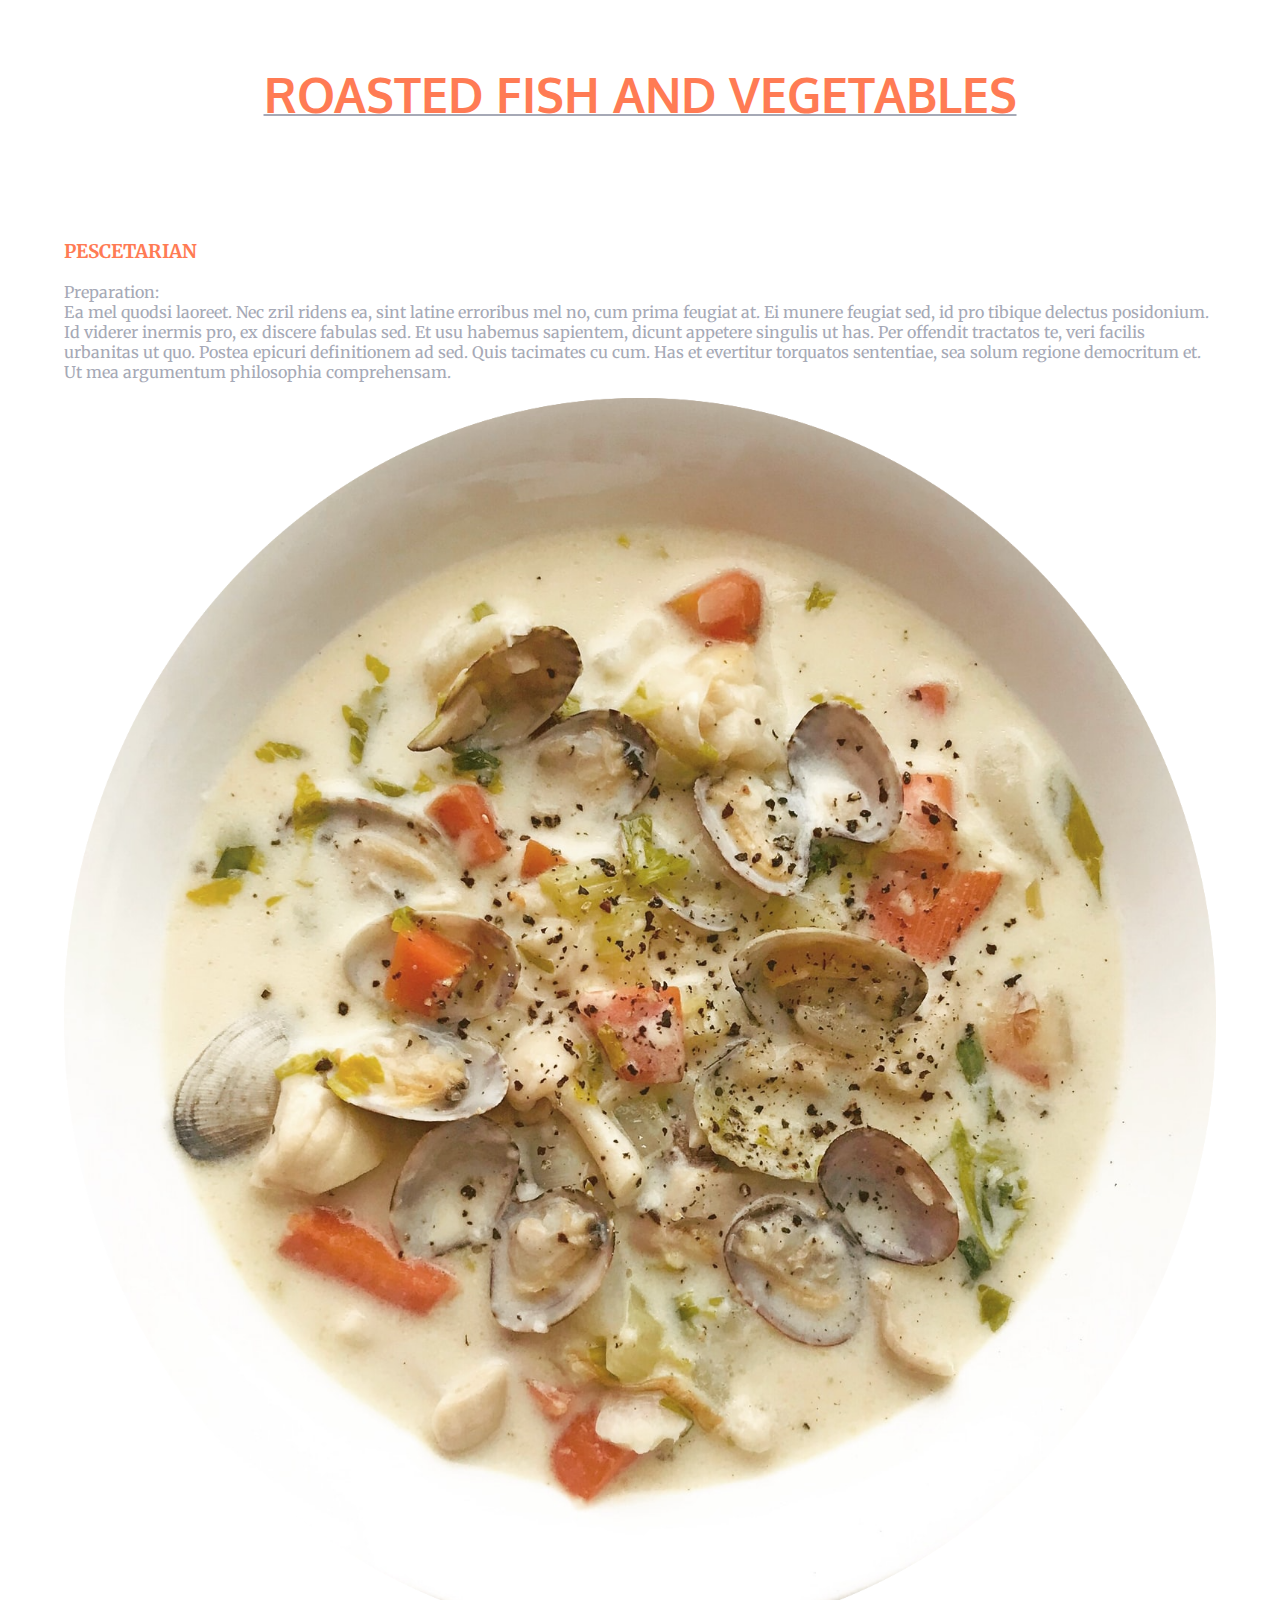
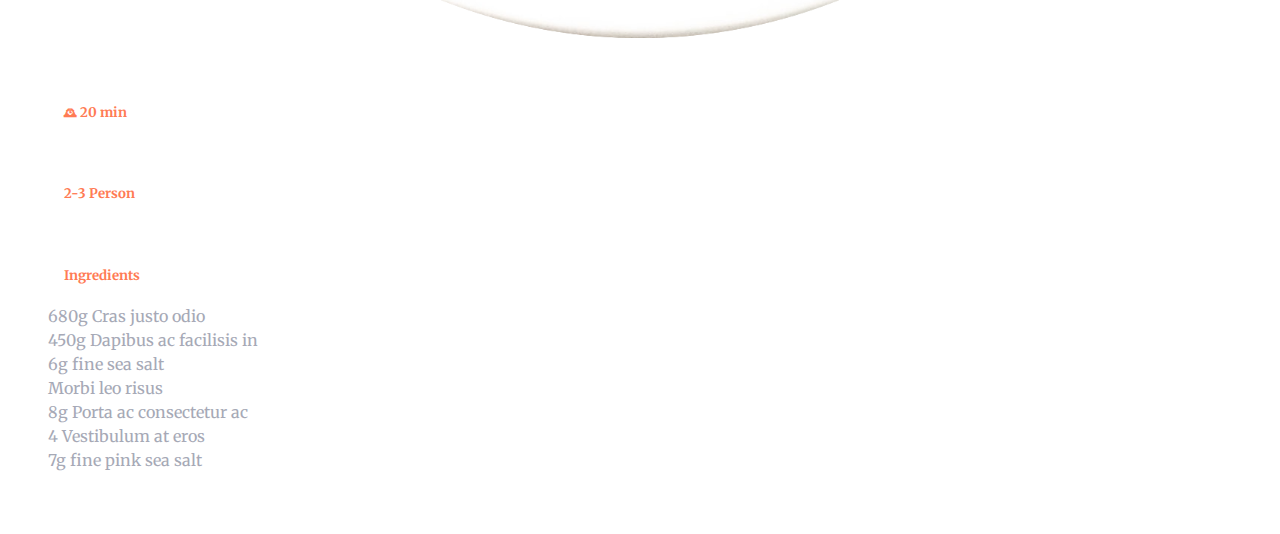
<file: fish.html>
<!DOCTYPE html>
<html lang="en">
<head>
    <meta charset="UTF-8">
    <meta name="viewport" content="width=device-width, initial-scale=1.0">
    <link href="https://cdn.jsdelivr.net/npm/bootstrap@5.0.0-beta1/dist/css/bootstrap.min.css" rel="stylesheet" integrity="sha384-giJF6kkoqNQ00vy+HMDP7azOuL0xtbfIcaT9wjKHr8RbDVddVHyTfAAsrekwKmP1" crossorigin="anonymous">
    <link rel="preconnect" href="https://fonts.gstatic.com">
<link href="https://fonts.googleapis.com/css2?family=Merriweather&family=Oxygen&display=swap" rel="stylesheet">
    <link rel="stylesheet" href="recipe-style.css">
    <title>recipe</title>
</head>
<body>
    
    <h1 class="recipe-title">ROASTED FISH AND VEGETABLES</h1>

    <div class="container">
        <div class="row align-items-start">
          <div class="col-3">
              <br>
              <br>
            <h3>PESCETARIAN  </h3>
            <p>Preparation: 
                <span><br></span>
                Ea mel quodsi laoreet. Nec zril ridens ea, sint latine erroribus mel no, cum prima feugiat at. Ei munere feugiat sed, id pro tibique delectus posidonium. Id viderer inermis pro, ex discere fabulas sed. Et usu habemus sapientem, dicunt appetere singulis ut has. Per offendit tractatos te, veri facilis urbanitas ut quo. Postea epicuri definitionem ad sed. Quis tacimates cu cum. Has et evertitur torquatos sententiae, sea solum regione democritum et. Ut mea argumentum philosophia comprehensam. </p>
          </div>
          <div class="col-6">
            <img class="dish-pic" src="img/fish.png" alt="caprese">
          </div>
          <div class="col-3">
              <br>
              <br>
            <h5> &#x1F570  20 min</h5>
            <br>
            <h5> 2-3 Person </h5>
            <br>
            <h5> Ingredients </h5>
            <p>
                <ul>
                    <li>680g Cras justo odio</li>
                    <li>450g Dapibus ac facilisis in</li>
                    <li>6g fine sea salt</li>
                    <li>Morbi leo risus</li>
                    <li>8g Porta ac consectetur ac</li>
                    <li>4 Vestibulum at eros</li>
                    <li>7g fine pink sea salt</li>
                </ul>
            </p>
          </div>
        </div>


    <script
src="https://cdn.jsdelivr.net/npm/bootstrap@5.0.0-beta1/dist/js/bootstrap.bundle.min.js"
integrity="sha384-ygbV9kiqUc6oa4msXn9868pTtWMgiQaeYH7/t7LECLbyPA2x65Kgf80OJFdroafW"
crossorigin="anonymous"
></script>

</body>
</html>
</file>
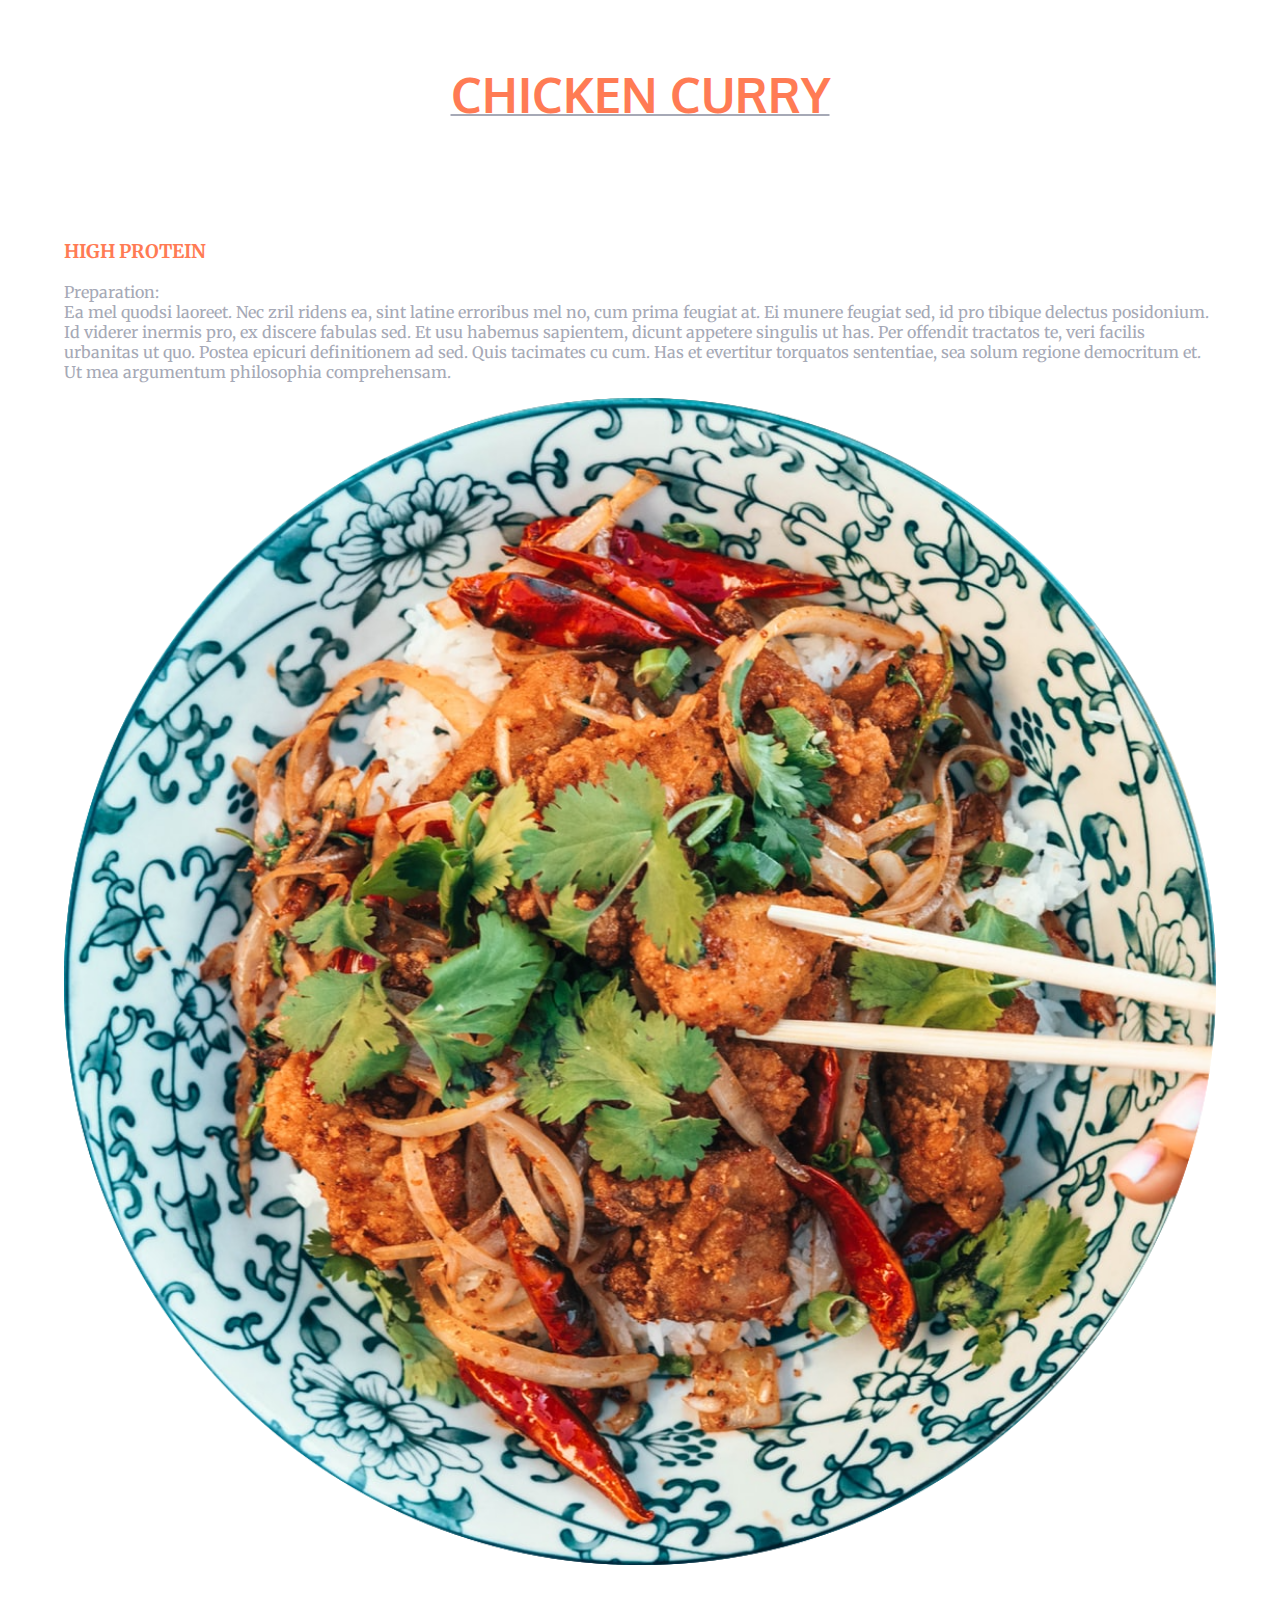
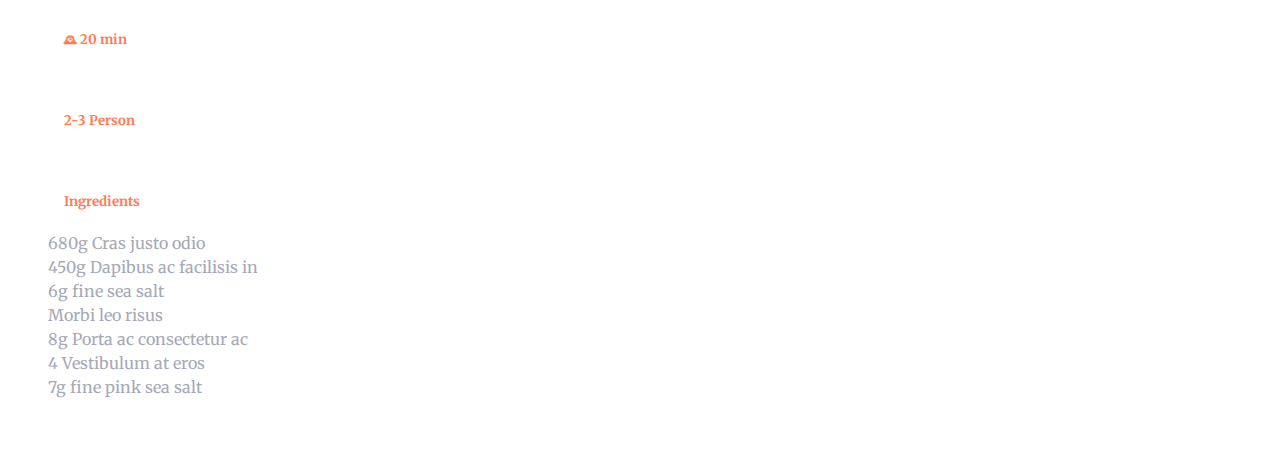
<file: highprotein.html>
<!DOCTYPE html>
<html lang="en">
<head>
    <meta charset="UTF-8">
    <meta name="viewport" content="width=device-width, initial-scale=1.0">
    <link href="https://cdn.jsdelivr.net/npm/bootstrap@5.0.0-beta1/dist/css/bootstrap.min.css" rel="stylesheet" integrity="sha384-giJF6kkoqNQ00vy+HMDP7azOuL0xtbfIcaT9wjKHr8RbDVddVHyTfAAsrekwKmP1" crossorigin="anonymous">
    <link rel="preconnect" href="https://fonts.gstatic.com">
<link href="https://fonts.googleapis.com/css2?family=Merriweather&family=Oxygen&display=swap" rel="stylesheet">
    <link rel="stylesheet" href="recipe-style.css">
    <title>recipe</title>
</head>
<body>
    
    <h1 class="recipe-title">CHICKEN CURRY</h1>

    <div class="container">
        <div class="row align-items-start">
          <div class="col-3">
              <br>
              <br>
            <h3>HIGH PROTEIN  </h3>
            <p>Preparation: 
                <span><br></span>
                Ea mel quodsi laoreet. Nec zril ridens ea, sint latine erroribus mel no, cum prima feugiat at. Ei munere feugiat sed, id pro tibique delectus posidonium. Id viderer inermis pro, ex discere fabulas sed. Et usu habemus sapientem, dicunt appetere singulis ut has. Per offendit tractatos te, veri facilis urbanitas ut quo. Postea epicuri definitionem ad sed. Quis tacimates cu cum. Has et evertitur torquatos sententiae, sea solum regione democritum et. Ut mea argumentum philosophia comprehensam. </p>
          </div>
          <div class="col-6">
            <img class="dish-pic" src="img/highprotein.png" alt="caprese">
          </div>
          <div class="col-3">
              <br>
              <br>
            <h5> &#x1F570  20 min</h5>
            <br>
            <h5> 2-3 Person </h5>
            <br>
            <h5> Ingredients </h5>
            <p>
                <ul>
                    <li>680g Cras justo odio</li>
                    <li>450g Dapibus ac facilisis in</li>
                    <li>6g fine sea salt</li>
                    <li>Morbi leo risus</li>
                    <li>8g Porta ac consectetur ac</li>
                    <li>4 Vestibulum at eros</li>
                    <li>7g fine pink sea salt</li>
                </ul>
            </p>
          </div>
        </div>


    <script
src="https://cdn.jsdelivr.net/npm/bootstrap@5.0.0-beta1/dist/js/bootstrap.bundle.min.js"
integrity="sha384-ygbV9kiqUc6oa4msXn9868pTtWMgiQaeYH7/t7LECLbyPA2x65Kgf80OJFdroafW"
crossorigin="anonymous"
></script>

</body>
</html>
</file>
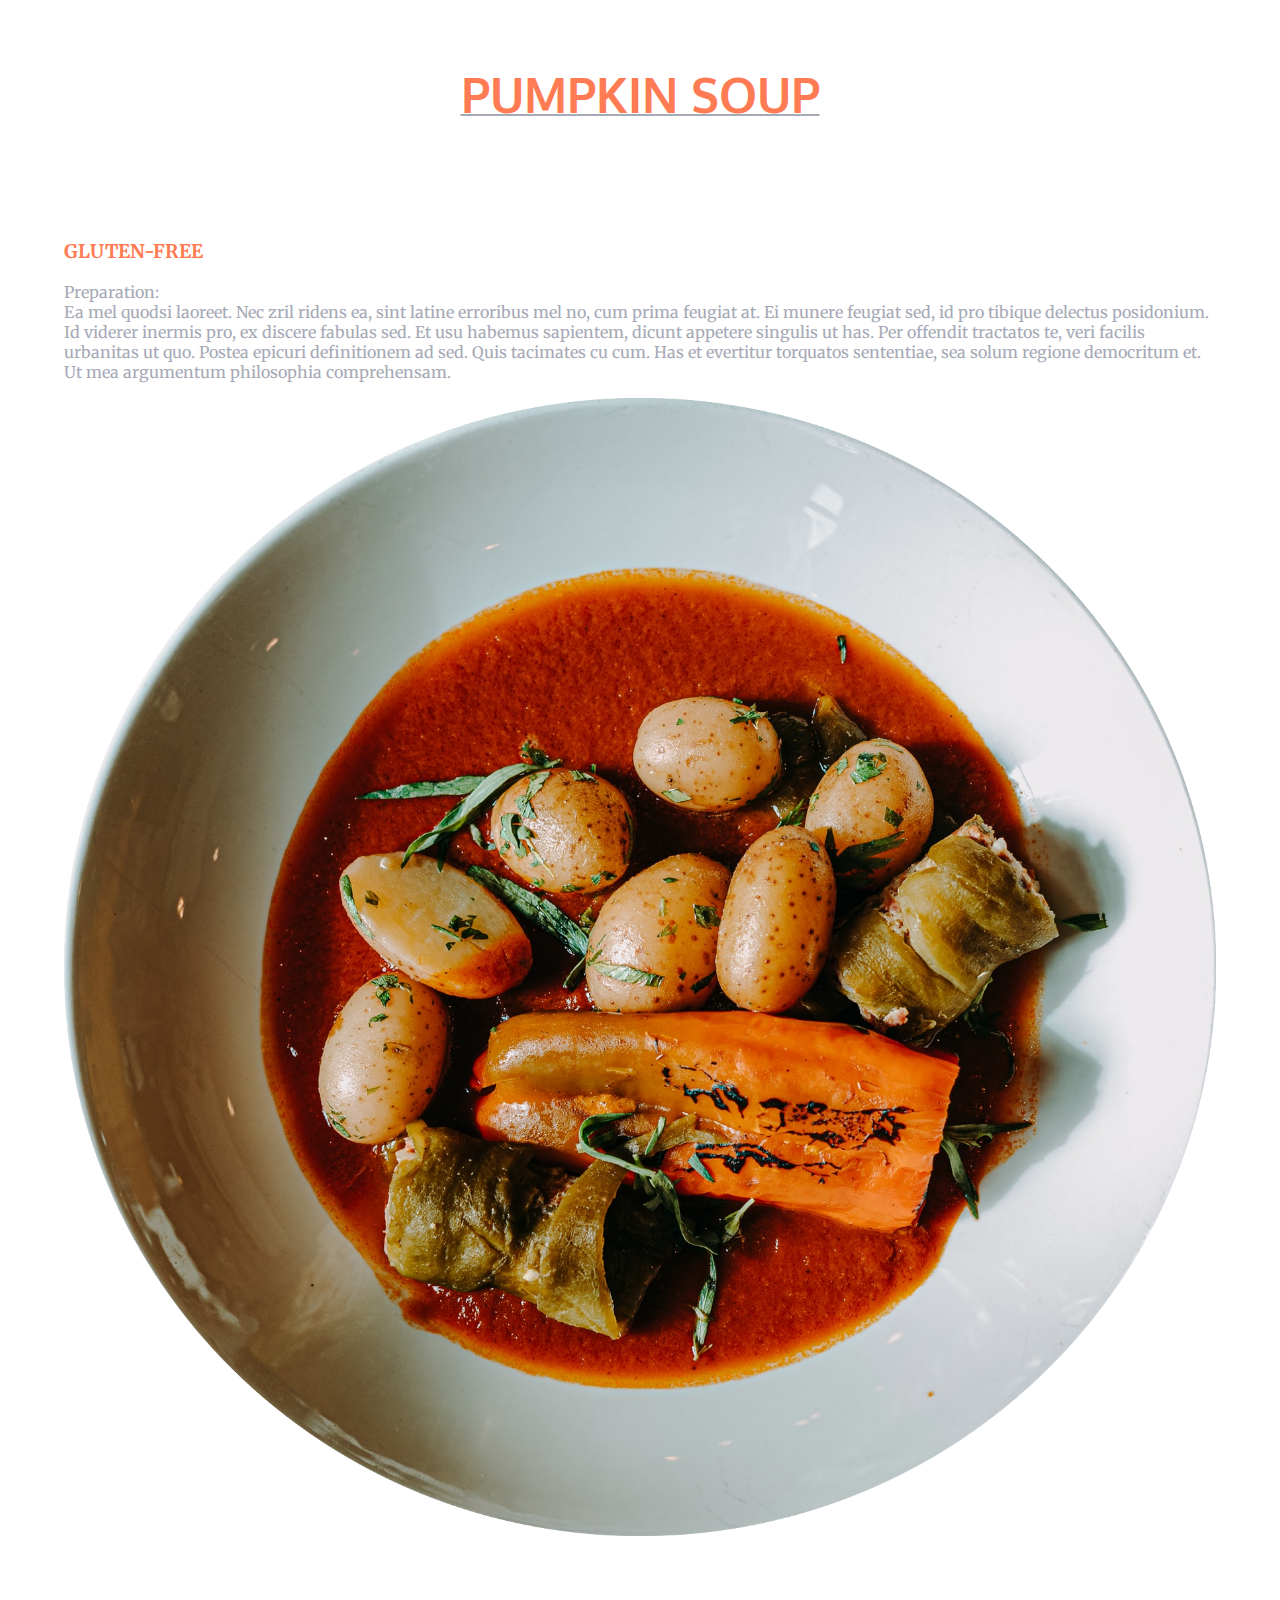
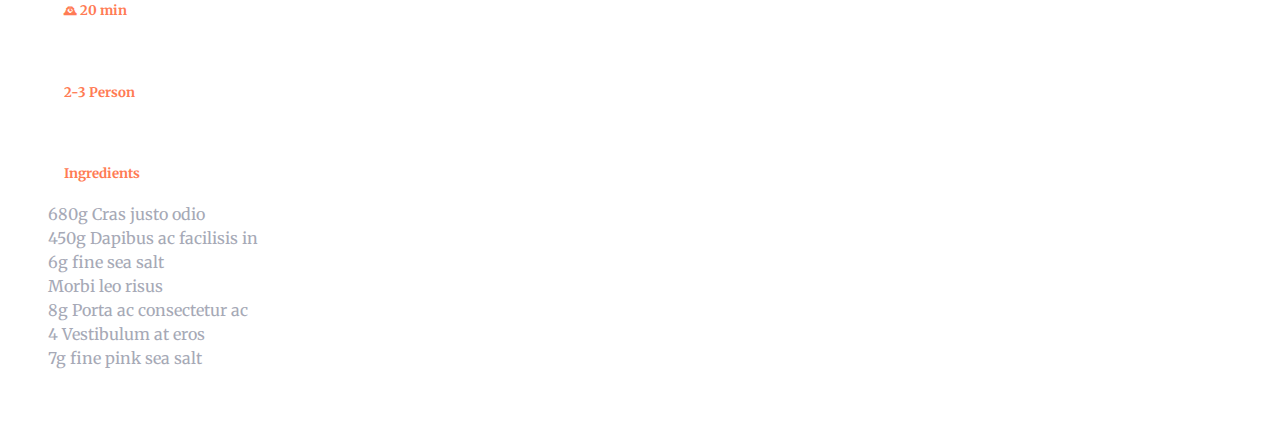
<file: lowcarb.html>
<!DOCTYPE html>
<html lang="en">
<head>
    <meta charset="UTF-8">
    <meta name="viewport" content="width=device-width, initial-scale=1.0">
    <link href="https://cdn.jsdelivr.net/npm/bootstrap@5.0.0-beta1/dist/css/bootstrap.min.css" rel="stylesheet" integrity="sha384-giJF6kkoqNQ00vy+HMDP7azOuL0xtbfIcaT9wjKHr8RbDVddVHyTfAAsrekwKmP1" crossorigin="anonymous">
    <link rel="preconnect" href="https://fonts.gstatic.com">
<link href="https://fonts.googleapis.com/css2?family=Merriweather&family=Oxygen&display=swap" rel="stylesheet">
    <link rel="stylesheet" href="recipe-style.css">
    <title>recipe</title>
</head>
<body>
    
    <h1 class="recipe-title">PUMPKIN SOUP</h1>

    <div class="container">
        <div class="row align-items-start">
          <div class="col-3">
              <br>
              <br>
            <h3>GLUTEN-FREE  </h3>
            <p>Preparation: 
                <span><br></span>
                Ea mel quodsi laoreet. Nec zril ridens ea, sint latine erroribus mel no, cum prima feugiat at. Ei munere feugiat sed, id pro tibique delectus posidonium. Id viderer inermis pro, ex discere fabulas sed. Et usu habemus sapientem, dicunt appetere singulis ut has. Per offendit tractatos te, veri facilis urbanitas ut quo. Postea epicuri definitionem ad sed. Quis tacimates cu cum. Has et evertitur torquatos sententiae, sea solum regione democritum et. Ut mea argumentum philosophia comprehensam. </p>
          </div>
          <div class="col-6">
            <img class="dish-pic" src="img/lowcarb.png" alt="caprese">
          </div>
          <div class="col-3">
              <br>
              <br>
            <h5> &#x1F570  20 min</h5>
            <br>
            <h5> 2-3 Person </h5>
            <br>
            <h5> Ingredients </h5>
            <p>
                <ul>
                    <li>680g Cras justo odio</li>
                    <li>450g Dapibus ac facilisis in</li>
                    <li>6g fine sea salt</li>
                    <li>Morbi leo risus</li>
                    <li>8g Porta ac consectetur ac</li>
                    <li>4 Vestibulum at eros</li>
                    <li>7g fine pink sea salt</li>
                </ul>
            </p>
          </div>
        </div>


    <script
src="https://cdn.jsdelivr.net/npm/bootstrap@5.0.0-beta1/dist/js/bootstrap.bundle.min.js"
integrity="sha384-ygbV9kiqUc6oa4msXn9868pTtWMgiQaeYH7/t7LECLbyPA2x65Kgf80OJFdroafW"
crossorigin="anonymous"
></script>

</body>
</html>
</file>
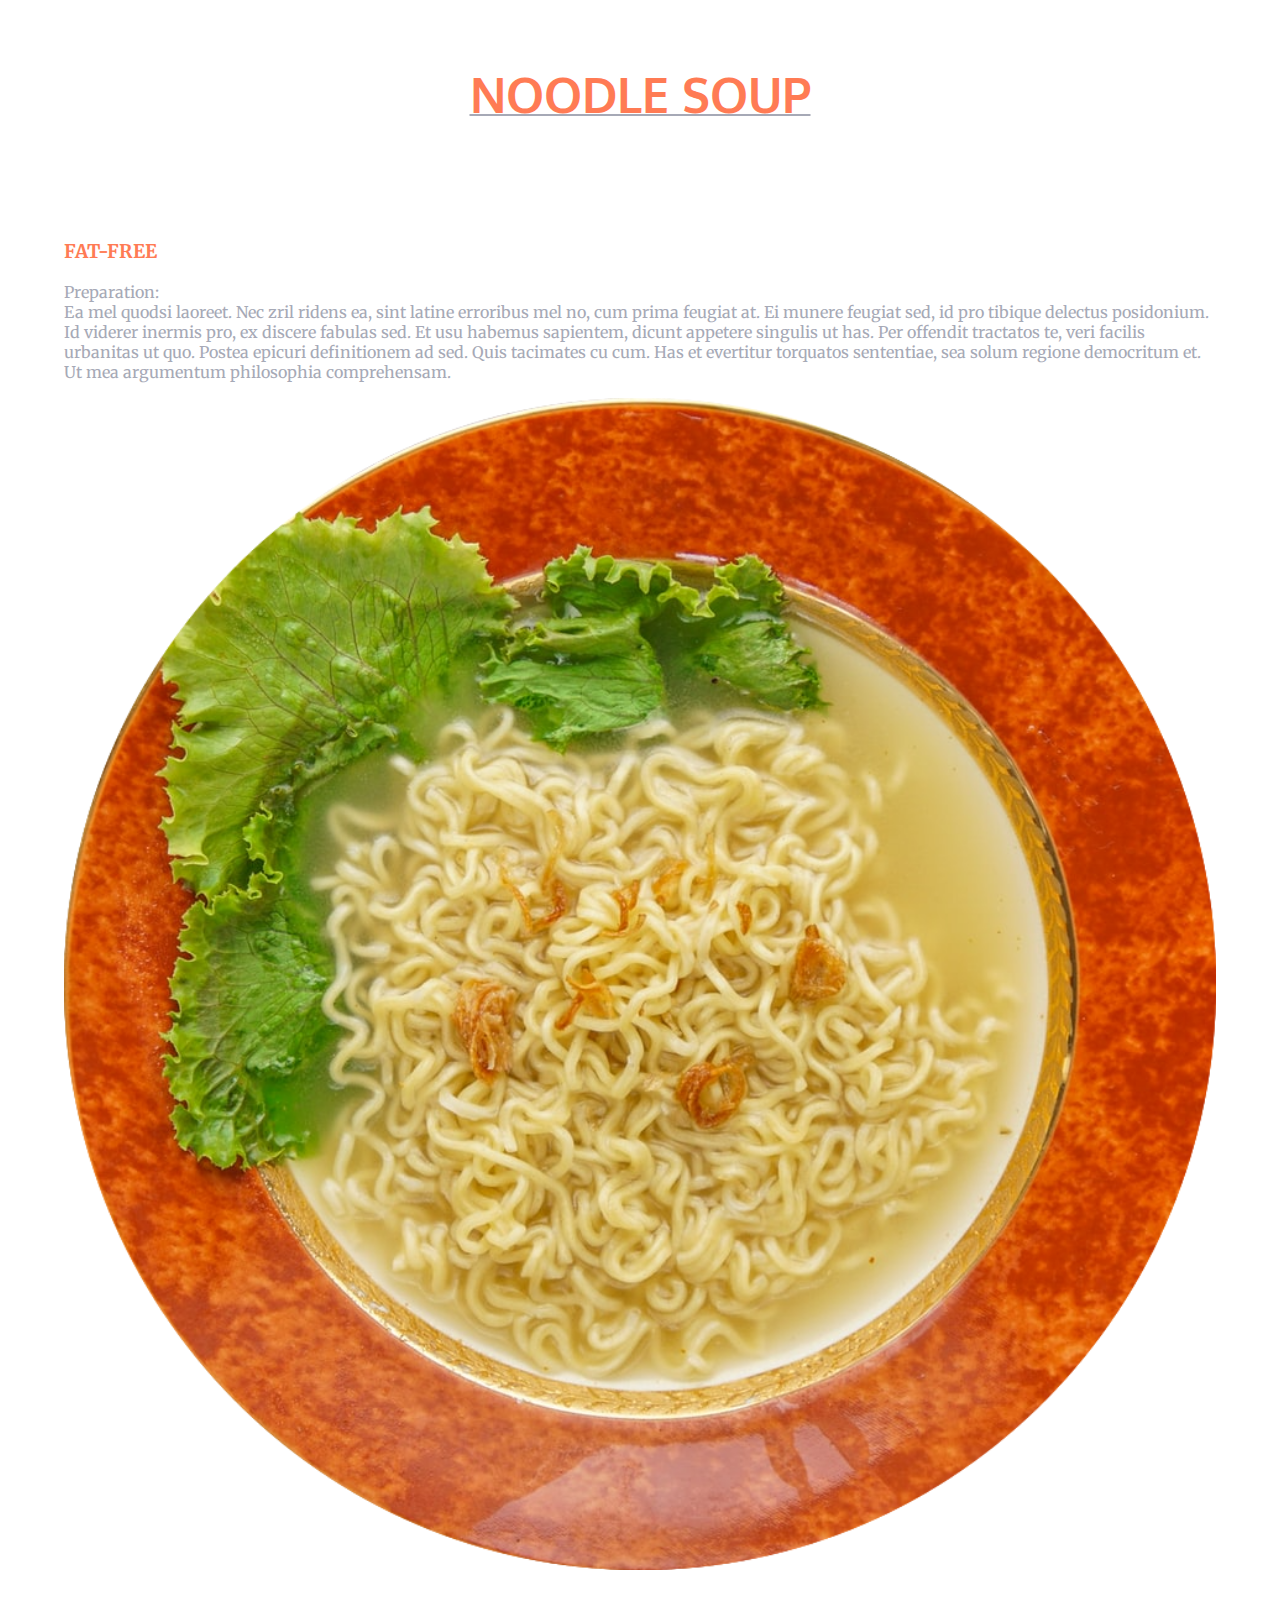
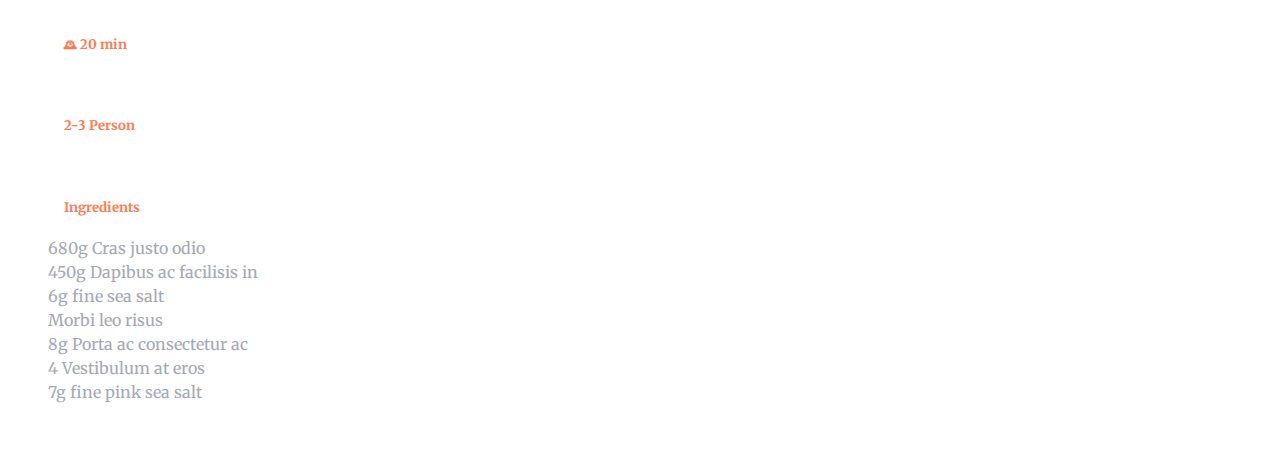
<file: lowfat.html>
<!DOCTYPE html>
<html lang="en">
<head>
    <meta charset="UTF-8">
    <meta name="viewport" content="width=device-width, initial-scale=1.0">
    <link href="https://cdn.jsdelivr.net/npm/bootstrap@5.0.0-beta1/dist/css/bootstrap.min.css" rel="stylesheet" integrity="sha384-giJF6kkoqNQ00vy+HMDP7azOuL0xtbfIcaT9wjKHr8RbDVddVHyTfAAsrekwKmP1" crossorigin="anonymous">
    <link rel="preconnect" href="https://fonts.gstatic.com">
<link href="https://fonts.googleapis.com/css2?family=Merriweather&family=Oxygen&display=swap" rel="stylesheet">
    <link rel="stylesheet" href="recipe-style.css">
    <title>recipe</title>
</head>
<body>
    
    <h1 class="recipe-title">NOODLE SOUP</h1>

    <div class="container">
        <div class="row align-items-start">
          <div class="col-3">
              <br>
              <br>
            <h3>FAT-FREE  </h3>
            <p>Preparation: 
                <span><br></span>
                Ea mel quodsi laoreet. Nec zril ridens ea, sint latine erroribus mel no, cum prima feugiat at. Ei munere feugiat sed, id pro tibique delectus posidonium. Id viderer inermis pro, ex discere fabulas sed. Et usu habemus sapientem, dicunt appetere singulis ut has. Per offendit tractatos te, veri facilis urbanitas ut quo. Postea epicuri definitionem ad sed. Quis tacimates cu cum. Has et evertitur torquatos sententiae, sea solum regione democritum et. Ut mea argumentum philosophia comprehensam. </p>
          </div>
          <div class="col-6">
            <img class="dish-pic" src="img/lowfat.png" alt="caprese">
          </div>
          <div class="col-3">
              <br>
              <br>
            <h5> &#x1F570  20 min</h5>
            <br>
            <h5> 2-3 Person </h5>
            <br>
            <h5> Ingredients </h5>
            <p>
                <ul>
                    <li>680g Cras justo odio</li>
                    <li>450g Dapibus ac facilisis in</li>
                    <li>6g fine sea salt</li>
                    <li>Morbi leo risus</li>
                    <li>8g Porta ac consectetur ac</li>
                    <li>4 Vestibulum at eros</li>
                    <li>7g fine pink sea salt</li>
                </ul>
            </p>
          </div>
        </div>


    <script
src="https://cdn.jsdelivr.net/npm/bootstrap@5.0.0-beta1/dist/js/bootstrap.bundle.min.js"
integrity="sha384-ygbV9kiqUc6oa4msXn9868pTtWMgiQaeYH7/t7LECLbyPA2x65Kgf80OJFdroafW"
crossorigin="anonymous"
></script>

</body>
</html>
</file>
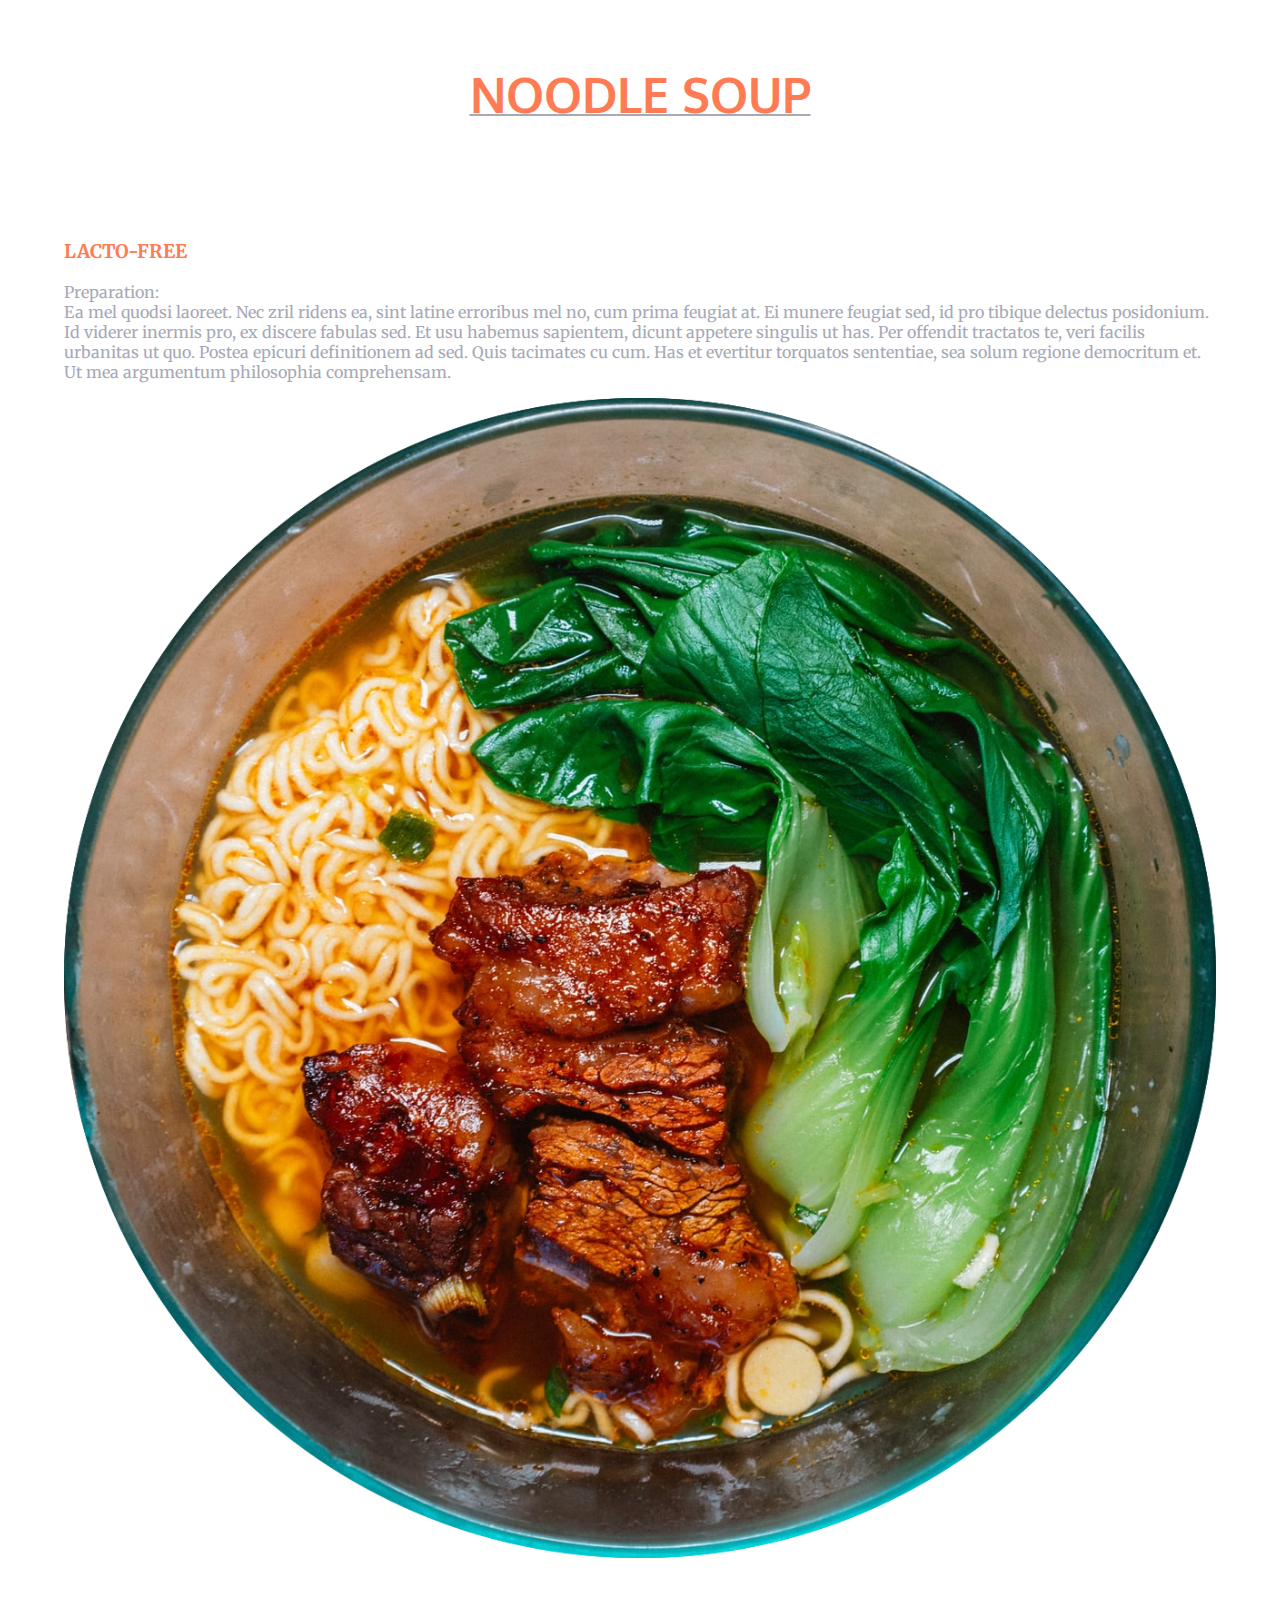
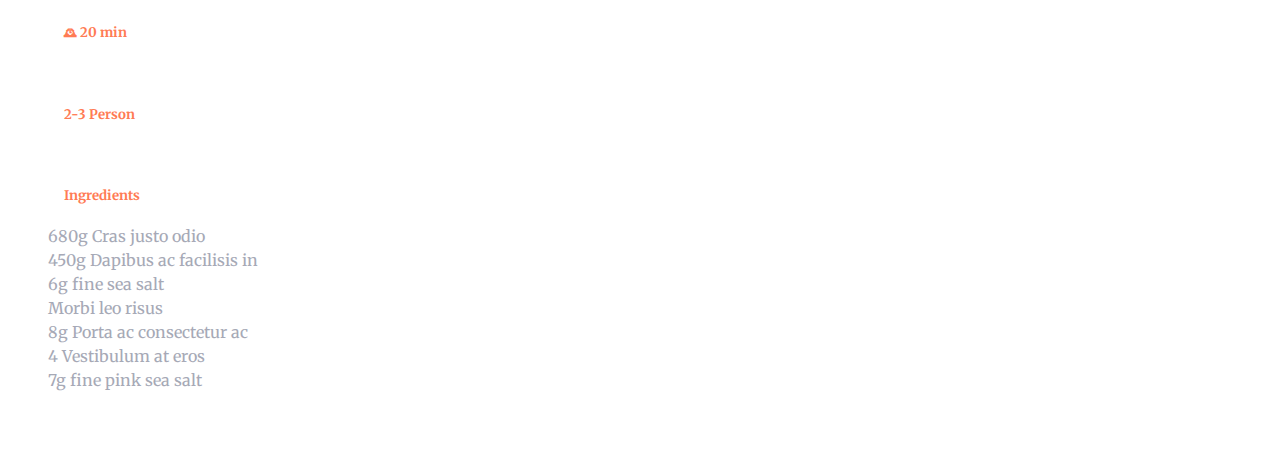
<file: nodairy.html>
<!DOCTYPE html>
<html lang="en">
<head>
    <meta charset="UTF-8">
    <meta name="viewport" content="width=device-width, initial-scale=1.0">
    <link href="https://cdn.jsdelivr.net/npm/bootstrap@5.0.0-beta1/dist/css/bootstrap.min.css" rel="stylesheet" integrity="sha384-giJF6kkoqNQ00vy+HMDP7azOuL0xtbfIcaT9wjKHr8RbDVddVHyTfAAsrekwKmP1" crossorigin="anonymous">
    <link rel="preconnect" href="https://fonts.gstatic.com">
<link href="https://fonts.googleapis.com/css2?family=Merriweather&family=Oxygen&display=swap" rel="stylesheet">
    <link rel="stylesheet" href="recipe-style.css">
    <title>recipe</title>
</head>
<body>
    
    <h1 class="recipe-title">NOODLE SOUP</h1>

    <div class="container">
        <div class="row align-items-start">
          <div class="col-3">
              <br>
              <br>
            <h3>LACTO-FREE  </h3>
            <p>Preparation: 
                <span><br></span>
                Ea mel quodsi laoreet. Nec zril ridens ea, sint latine erroribus mel no, cum prima feugiat at. Ei munere feugiat sed, id pro tibique delectus posidonium. Id viderer inermis pro, ex discere fabulas sed. Et usu habemus sapientem, dicunt appetere singulis ut has. Per offendit tractatos te, veri facilis urbanitas ut quo. Postea epicuri definitionem ad sed. Quis tacimates cu cum. Has et evertitur torquatos sententiae, sea solum regione democritum et. Ut mea argumentum philosophia comprehensam. </p>
          </div>
          <div class="col-6">
            <img class="dish-pic" src="img/nodairy.png" alt="caprese">
          </div>
          <div class="col-3">
              <br>
              <br>
            <h5> &#x1F570  20 min</h5>
            <br>
            <h5> 2-3 Person </h5>
            <br>
            <h5> Ingredients </h5>
            <p>
                <ul>
                    <li>680g Cras justo odio</li>
                    <li>450g Dapibus ac facilisis in</li>
                    <li>6g fine sea salt</li>
                    <li>Morbi leo risus</li>
                    <li>8g Porta ac consectetur ac</li>
                    <li>4 Vestibulum at eros</li>
                    <li>7g fine pink sea salt</li>
                </ul>
            </p>
          </div>
        </div>


    <script
src="https://cdn.jsdelivr.net/npm/bootstrap@5.0.0-beta1/dist/js/bootstrap.bundle.min.js"
integrity="sha384-ygbV9kiqUc6oa4msXn9868pTtWMgiQaeYH7/t7LECLbyPA2x65Kgf80OJFdroafW"
crossorigin="anonymous"
></script>

</body>
</html>
</file>
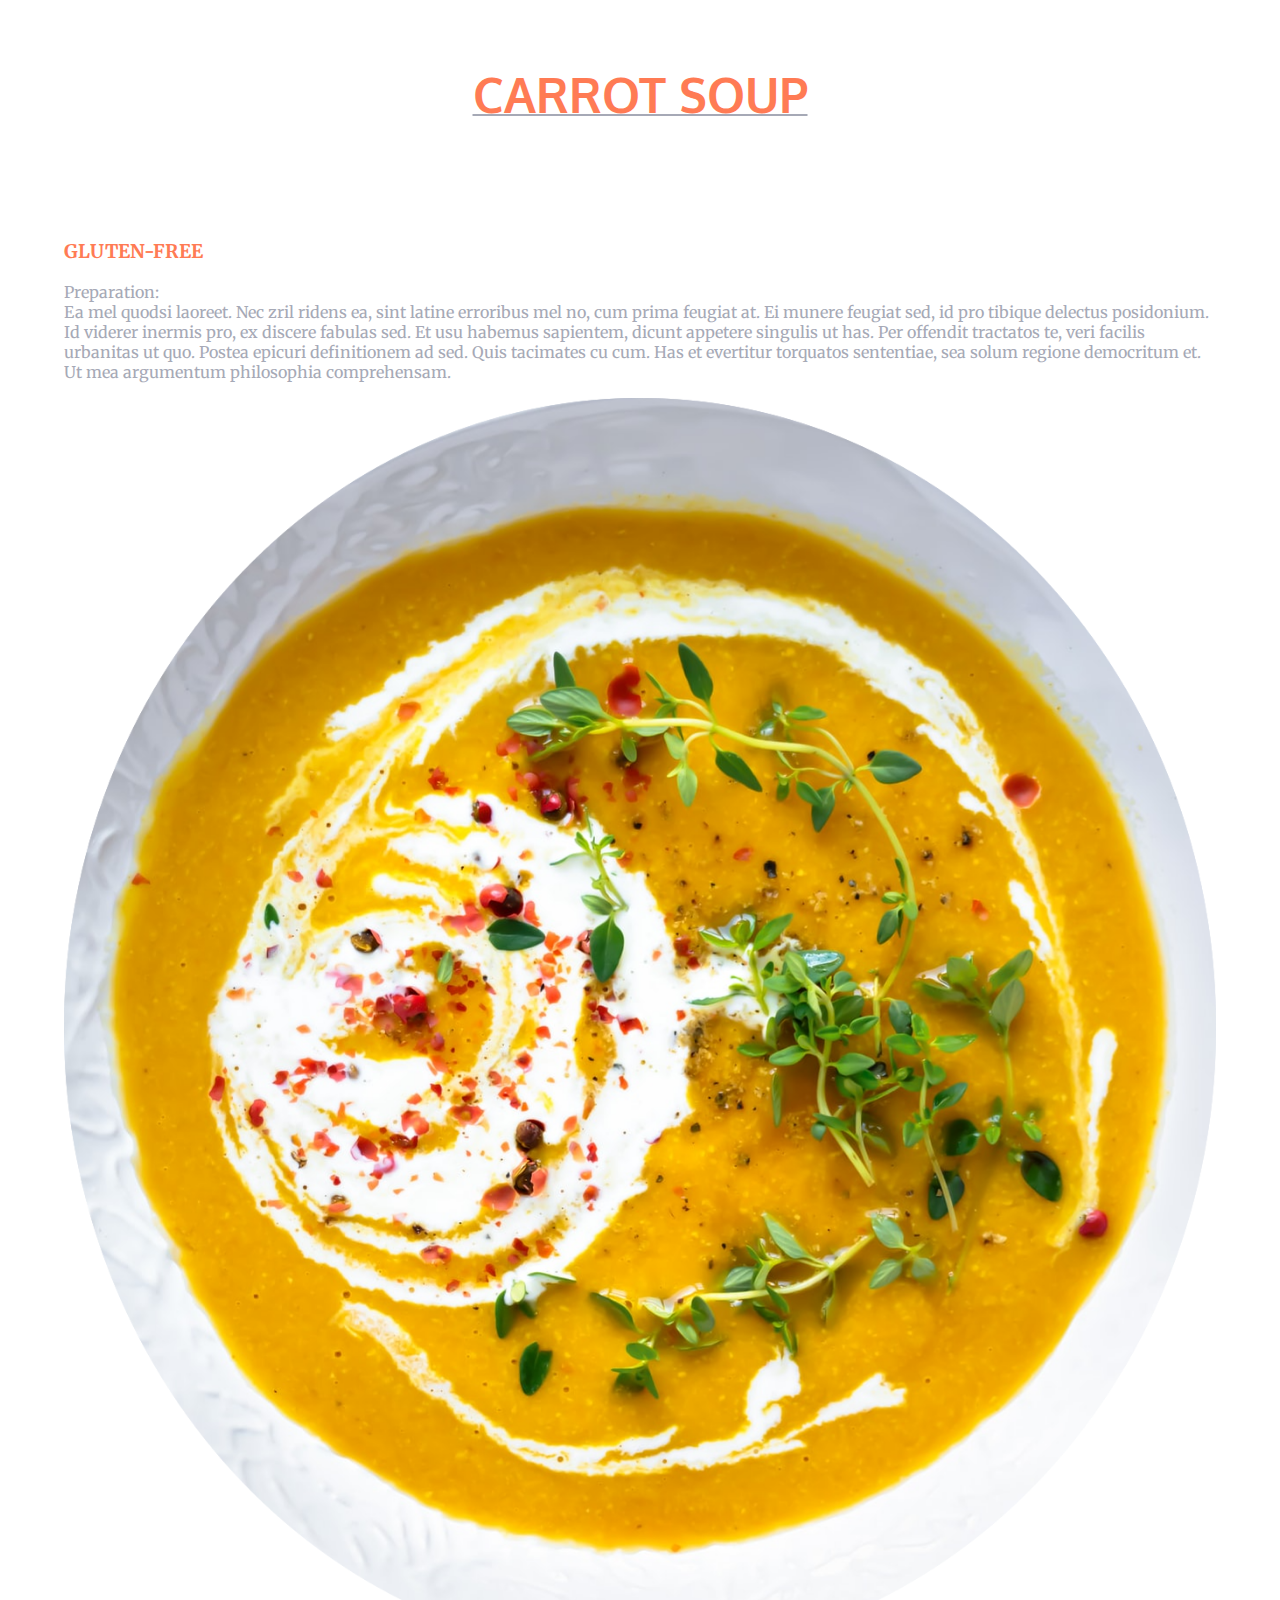
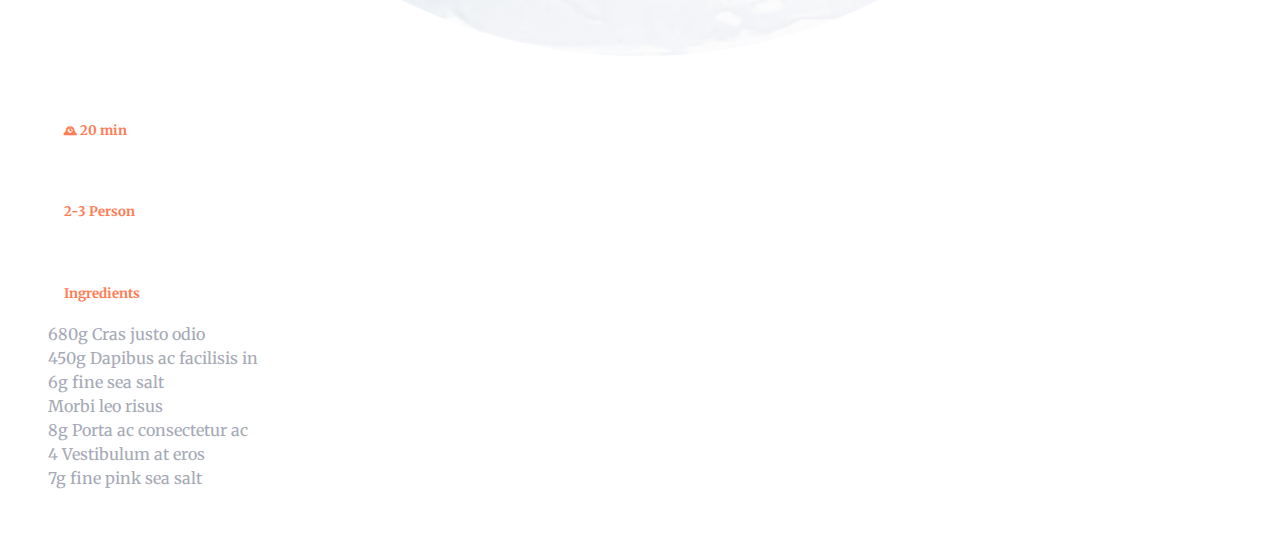
<file: nogluten.html>
<!DOCTYPE html>
<html lang="en">
<head>
    <meta charset="UTF-8">
    <meta name="viewport" content="width=device-width, initial-scale=1.0">
    <link href="https://cdn.jsdelivr.net/npm/bootstrap@5.0.0-beta1/dist/css/bootstrap.min.css" rel="stylesheet" integrity="sha384-giJF6kkoqNQ00vy+HMDP7azOuL0xtbfIcaT9wjKHr8RbDVddVHyTfAAsrekwKmP1" crossorigin="anonymous">
    <link rel="preconnect" href="https://fonts.gstatic.com">
<link href="https://fonts.googleapis.com/css2?family=Merriweather&family=Oxygen&display=swap" rel="stylesheet">
    <link rel="stylesheet" href="recipe-style.css">
    <title>recipe</title>
</head>
<body>
    
    <h1 class="recipe-title">CARROT SOUP</h1>

    <div class="container">
        <div class="row align-items-start">
          <div class="col-3">
              <br>
              <br>
            <h3>GLUTEN-FREE  </h3>
            <p>Preparation: 
                <span><br></span>
                Ea mel quodsi laoreet. Nec zril ridens ea, sint latine erroribus mel no, cum prima feugiat at. Ei munere feugiat sed, id pro tibique delectus posidonium. Id viderer inermis pro, ex discere fabulas sed. Et usu habemus sapientem, dicunt appetere singulis ut has. Per offendit tractatos te, veri facilis urbanitas ut quo. Postea epicuri definitionem ad sed. Quis tacimates cu cum. Has et evertitur torquatos sententiae, sea solum regione democritum et. Ut mea argumentum philosophia comprehensam. </p>
          </div>
          <div class="col-6">
            <img class="dish-pic" src="img/nogluten.png" alt="caprese">
          </div>
          <div class="col-3">
              <br>
              <br>
            <h5> &#x1F570  20 min</h5>
            <br>
            <h5> 2-3 Person </h5>
            <br>
            <h5> Ingredients </h5>
            <p>
                <ul>
                    <li>680g Cras justo odio</li>
                    <li>450g Dapibus ac facilisis in</li>
                    <li>6g fine sea salt</li>
                    <li>Morbi leo risus</li>
                    <li>8g Porta ac consectetur ac</li>
                    <li>4 Vestibulum at eros</li>
                    <li>7g fine pink sea salt</li>
                </ul>
            </p>
          </div>
        </div>


    <script
src="https://cdn.jsdelivr.net/npm/bootstrap@5.0.0-beta1/dist/js/bootstrap.bundle.min.js"
integrity="sha384-ygbV9kiqUc6oa4msXn9868pTtWMgiQaeYH7/t7LECLbyPA2x65Kgf80OJFdroafW"
crossorigin="anonymous"
></script>

</body>
</html>
</file>
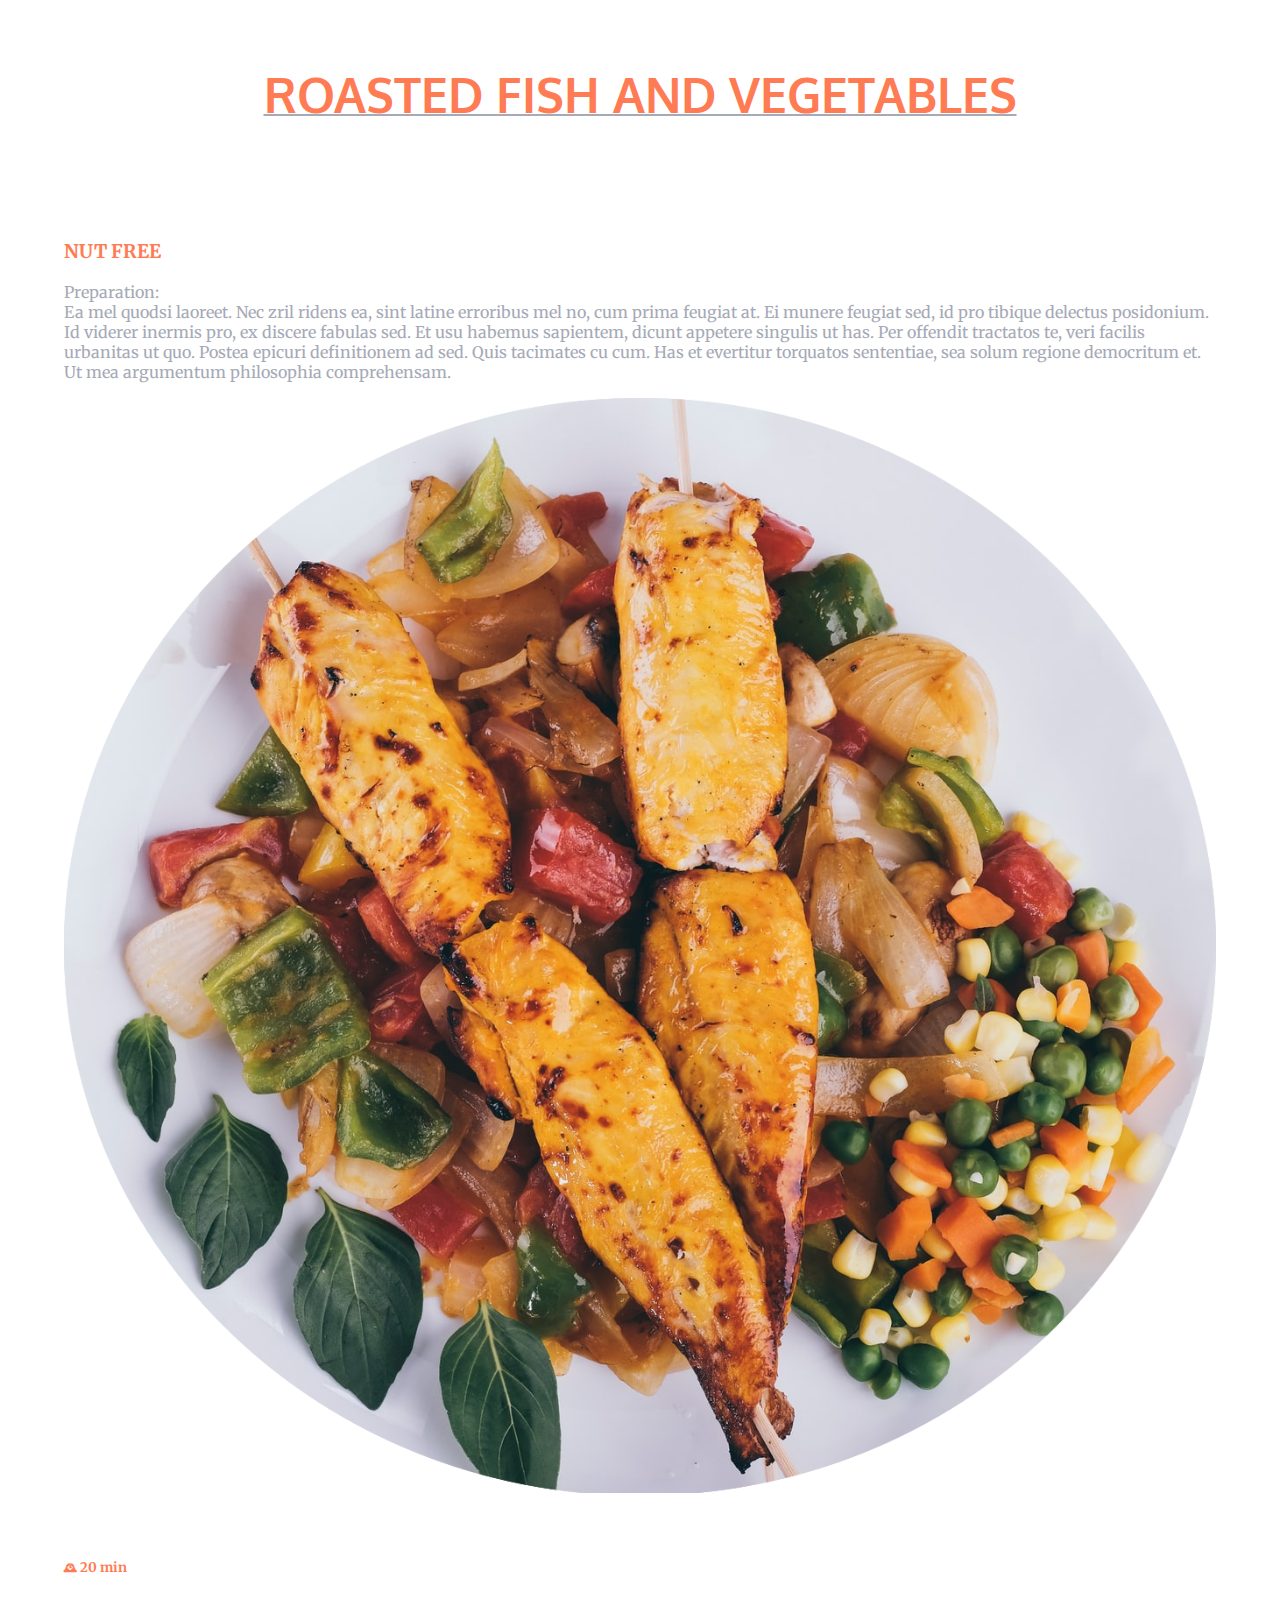
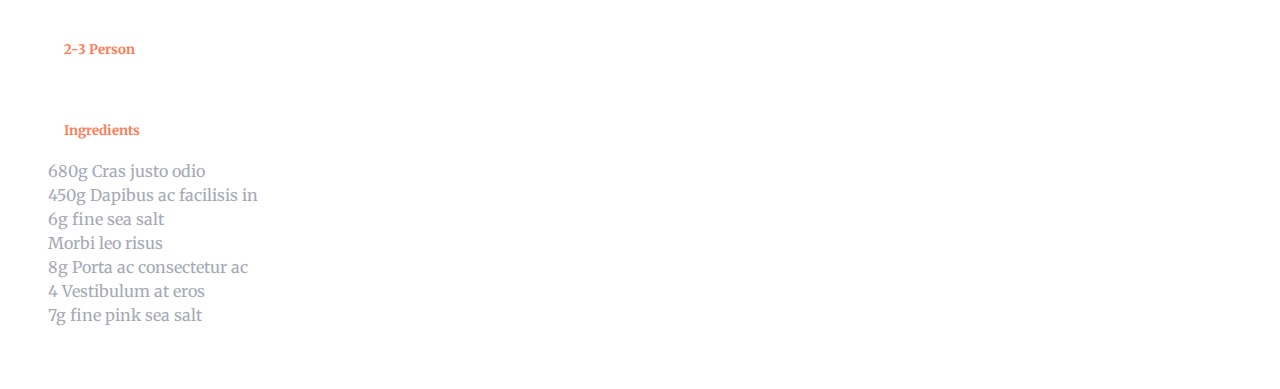
<file: nopeanuts.html>
<!DOCTYPE html>
<html lang="en">
<head>
    <meta charset="UTF-8">
    <meta name="viewport" content="width=device-width, initial-scale=1.0">
    <link href="https://cdn.jsdelivr.net/npm/bootstrap@5.0.0-beta1/dist/css/bootstrap.min.css" rel="stylesheet" integrity="sha384-giJF6kkoqNQ00vy+HMDP7azOuL0xtbfIcaT9wjKHr8RbDVddVHyTfAAsrekwKmP1" crossorigin="anonymous">
    <link rel="preconnect" href="https://fonts.gstatic.com">
<link href="https://fonts.googleapis.com/css2?family=Merriweather&family=Oxygen&display=swap" rel="stylesheet">
    <link rel="stylesheet" href="recipe-style.css">
    <title>recipe</title>
</head>
<body>
    
    <h1 class="recipe-title">ROASTED FISH AND VEGETABLES</h1>

    <div class="container">
        <div class="row align-items-start">
          <div class="col-3">
              <br>
              <br>
            <h3>NUT FREE  </h3>
            <p>Preparation: 
                <span><br></span>
                Ea mel quodsi laoreet. Nec zril ridens ea, sint latine erroribus mel no, cum prima feugiat at. Ei munere feugiat sed, id pro tibique delectus posidonium. Id viderer inermis pro, ex discere fabulas sed. Et usu habemus sapientem, dicunt appetere singulis ut has. Per offendit tractatos te, veri facilis urbanitas ut quo. Postea epicuri definitionem ad sed. Quis tacimates cu cum. Has et evertitur torquatos sententiae, sea solum regione democritum et. Ut mea argumentum philosophia comprehensam. </p>
          </div>
          <div class="col-6">
            <img class="dish-pic" src="img/nopeanuts.png" alt="caprese">
          </div>
          <div class="col-3">
              <br>
              <br>
            <h5> &#x1F570  20 min</h5>
            <br>
            <h5> 2-3 Person </h5>
            <br>
            <h5> Ingredients </h5>
            <p>
                <ul>
                    <li>680g Cras justo odio</li>
                    <li>450g Dapibus ac facilisis in</li>
                    <li>6g fine sea salt</li>
                    <li>Morbi leo risus</li>
                    <li>8g Porta ac consectetur ac</li>
                    <li>4 Vestibulum at eros</li>
                    <li>7g fine pink sea salt</li>
                </ul>
            </p>
          </div>
        </div>


    <script
src="https://cdn.jsdelivr.net/npm/bootstrap@5.0.0-beta1/dist/js/bootstrap.bundle.min.js"
integrity="sha384-ygbV9kiqUc6oa4msXn9868pTtWMgiQaeYH7/t7LECLbyPA2x65Kgf80OJFdroafW"
crossorigin="anonymous"
></script>

</body>
</html>
</file>
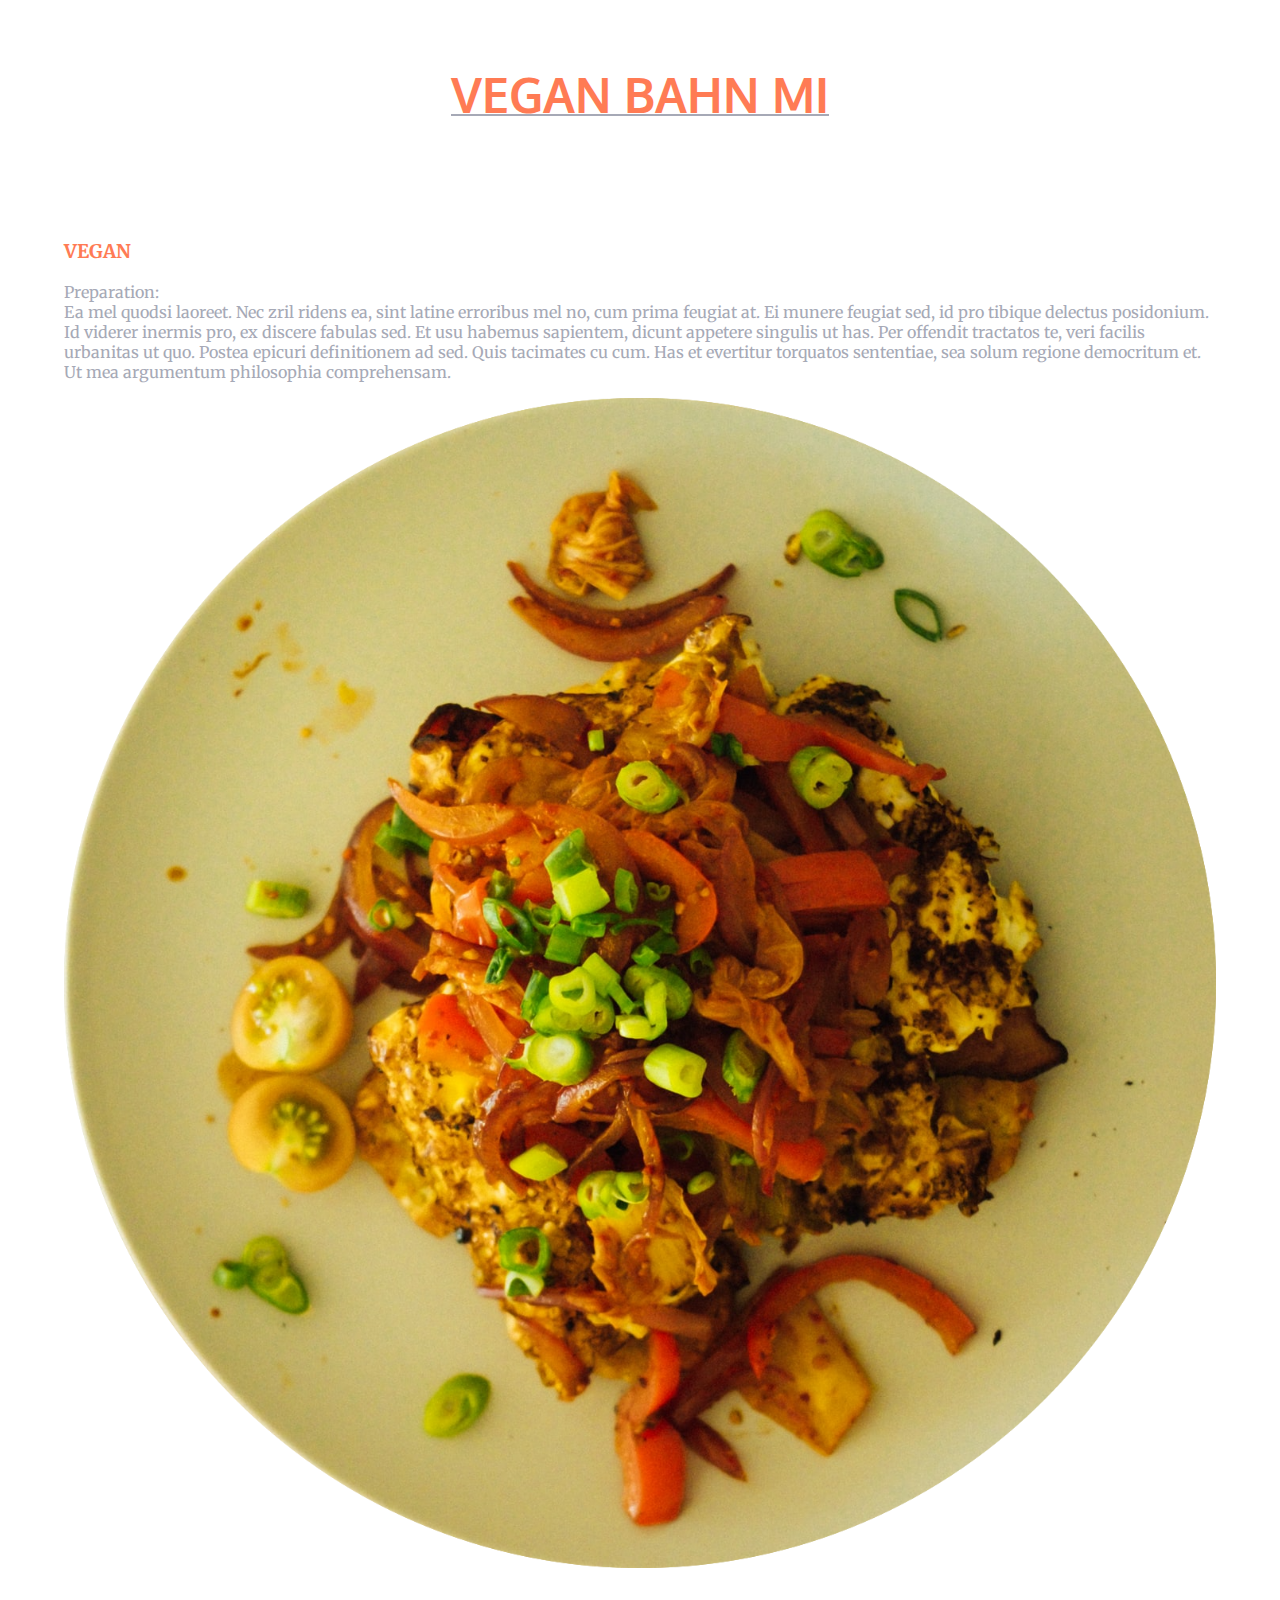
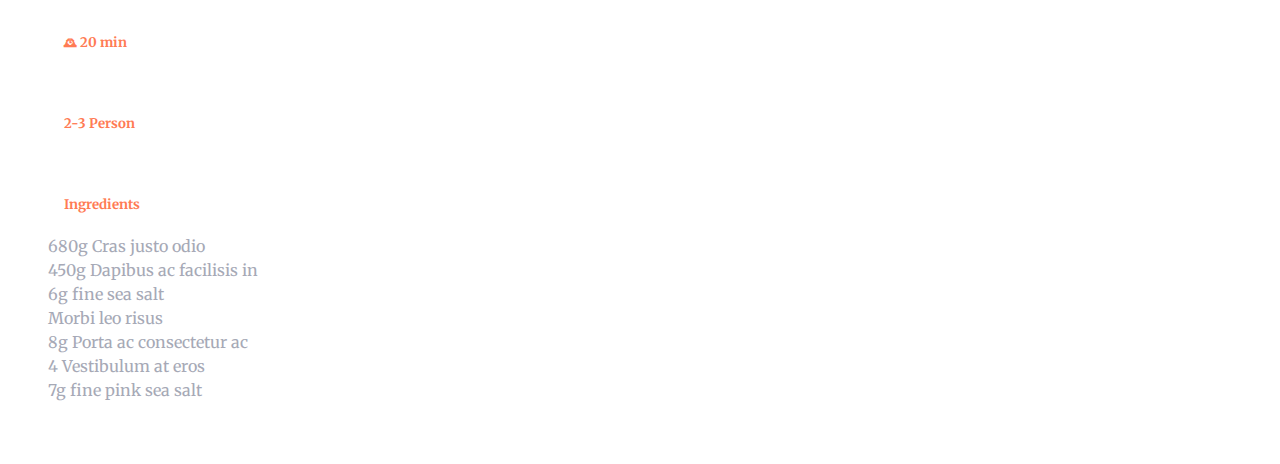
<file: vegan.html>
<!DOCTYPE html>
<html lang="en">
<head>
    <meta charset="UTF-8">
    <meta name="viewport" content="width=device-width, initial-scale=1.0">
    <link href="https://cdn.jsdelivr.net/npm/bootstrap@5.0.0-beta1/dist/css/bootstrap.min.css" rel="stylesheet" integrity="sha384-giJF6kkoqNQ00vy+HMDP7azOuL0xtbfIcaT9wjKHr8RbDVddVHyTfAAsrekwKmP1" crossorigin="anonymous">
    <link rel="preconnect" href="https://fonts.gstatic.com">
<link href="https://fonts.googleapis.com/css2?family=Merriweather&family=Oxygen&display=swap" rel="stylesheet">
    <link rel="stylesheet" href="recipe-style.css">
    <title>recipe</title>
</head>
<body>
    
    <h1 class="recipe-title">VEGAN BAHN MI</h1>

    <div class="container">
        <div class="row align-items-start">
          <div class="col-3">
              <br>
              <br>
            <h3>VEGAN </h3>
            <p>Preparation: 
                <span><br></span>
                Ea mel quodsi laoreet. Nec zril ridens ea, sint latine erroribus mel no, cum prima feugiat at. Ei munere feugiat sed, id pro tibique delectus posidonium. Id viderer inermis pro, ex discere fabulas sed. Et usu habemus sapientem, dicunt appetere singulis ut has. Per offendit tractatos te, veri facilis urbanitas ut quo. Postea epicuri definitionem ad sed. Quis tacimates cu cum. Has et evertitur torquatos sententiae, sea solum regione democritum et. Ut mea argumentum philosophia comprehensam. </p>
          </div>
          <div class="col-6">
            <img class="dish-pic" src="img/vegan.png" alt="caprese">
          </div>
          <div class="col-3">
              <br>
              <br>
            <h5> &#x1F570  20 min</h5>
            <br>
            <h5> 2-3 Person </h5>
            <br>
            <h5> Ingredients </h5>
            <p>
                <ul>
                    <li>680g Cras justo odio</li>
                    <li>450g Dapibus ac facilisis in</li>
                    <li>6g fine sea salt</li>
                    <li>Morbi leo risus</li>
                    <li>8g Porta ac consectetur ac</li>
                    <li>4 Vestibulum at eros</li>
                    <li>7g fine pink sea salt</li>
                </ul>
            </p>
          </div>
        </div>


    <script
src="https://cdn.jsdelivr.net/npm/bootstrap@5.0.0-beta1/dist/js/bootstrap.bundle.min.js"
integrity="sha384-ygbV9kiqUc6oa4msXn9868pTtWMgiQaeYH7/t7LECLbyPA2x65Kgf80OJFdroafW"
crossorigin="anonymous"
></script>

</body>
</html>
</file>
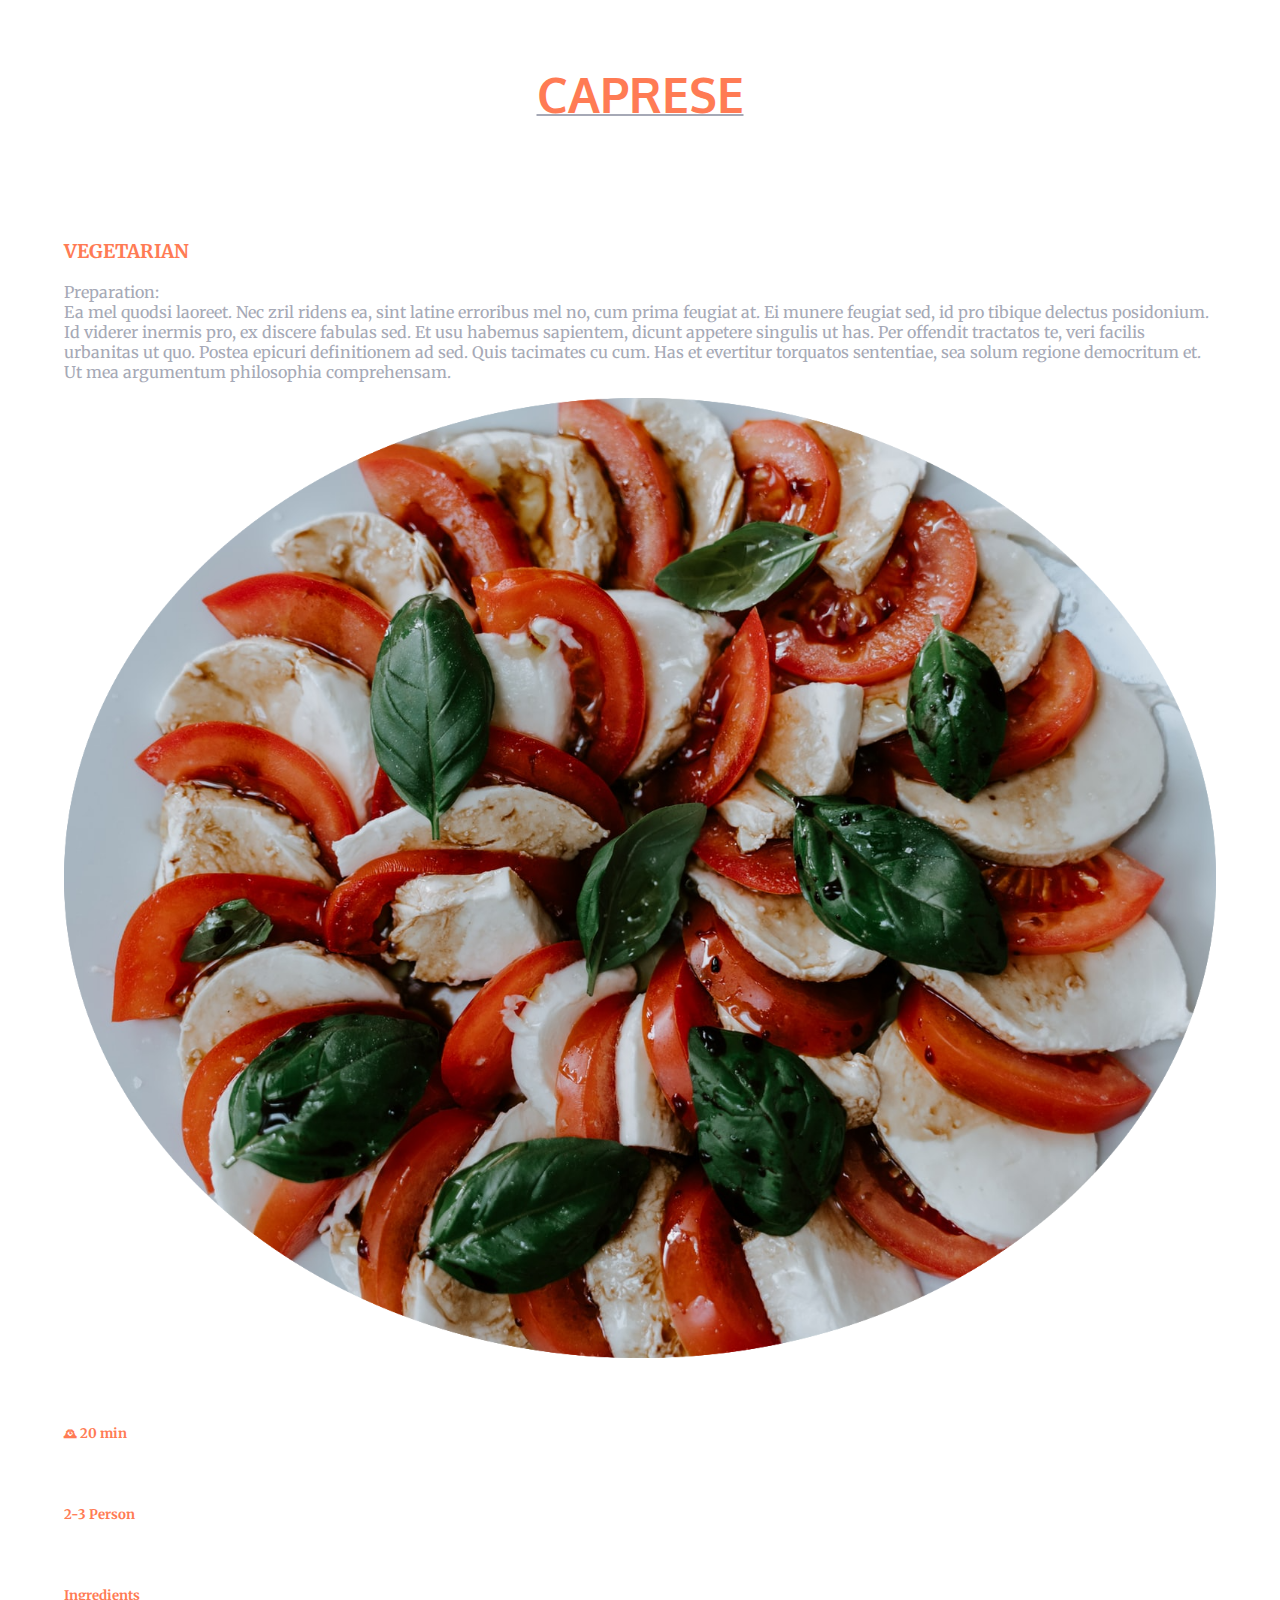
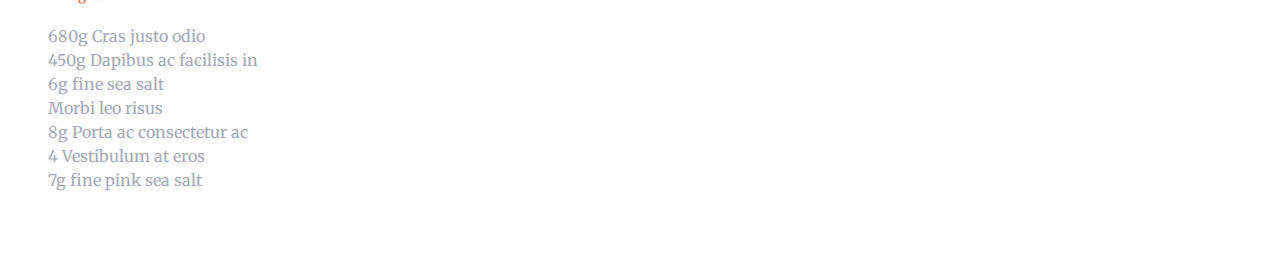
<file: vegetarian.html>
<!DOCTYPE html>
<html lang="en">
<head>
    <meta charset="UTF-8">
    <meta name="viewport" content="width=device-width, initial-scale=1.0">
    <link href="https://cdn.jsdelivr.net/npm/bootstrap@5.0.0-beta1/dist/css/bootstrap.min.css" rel="stylesheet" integrity="sha384-giJF6kkoqNQ00vy+HMDP7azOuL0xtbfIcaT9wjKHr8RbDVddVHyTfAAsrekwKmP1" crossorigin="anonymous">
    <link rel="preconnect" href="https://fonts.gstatic.com">
<link href="https://fonts.googleapis.com/css2?family=Merriweather&family=Oxygen&display=swap" rel="stylesheet">
    <link rel="stylesheet" href="recipe-style.css">
    <title>recipe</title>
</head>
<body>
    
    <h1 class="recipe-title">CAPRESE</h1>

    <div class="container">
        <div class="row align-items-start">
          <div class="col-3">
              <br>
              <br>
            <h3>VEGETARIAN </h3>
            <p>Preparation: 
                <span><br></span>
                Ea mel quodsi laoreet. Nec zril ridens ea, sint latine erroribus mel no, cum prima feugiat at. Ei munere feugiat sed, id pro tibique delectus posidonium. Id viderer inermis pro, ex discere fabulas sed. Et usu habemus sapientem, dicunt appetere singulis ut has. Per offendit tractatos te, veri facilis urbanitas ut quo. Postea epicuri definitionem ad sed. Quis tacimates cu cum. Has et evertitur torquatos sententiae, sea solum regione democritum et. Ut mea argumentum philosophia comprehensam. </p>
          </div>
          <div class="col-6">
            <img class="dish-pic" src="img/vegetarian.png" alt="caprese">
          </div>
          <div class="col-3">
              <br>
              <br>
            <h5> &#x1F570  20 min</h5>
            <br>
            <h5> 2-3 Person </h5>
            <br>
            <h5> Ingredients </h5>
            <p>
                <ul>
                    <li>680g Cras justo odio</li>
                    <li>450g Dapibus ac facilisis in</li>
                    <li>6g fine sea salt</li>
                    <li>Morbi leo risus</li>
                    <li>8g Porta ac consectetur ac</li>
                    <li>4 Vestibulum at eros</li>
                    <li>7g fine pink sea salt</li>
                </ul>
            </p>
          </div>
        </div>


    <script
src="https://cdn.jsdelivr.net/npm/bootstrap@5.0.0-beta1/dist/js/bootstrap.bundle.min.js"
integrity="sha384-ygbV9kiqUc6oa4msXn9868pTtWMgiQaeYH7/t7LECLbyPA2x65Kgf80OJFdroafW"
crossorigin="anonymous"
></script>

</body>
</html>
</file>
<file: recipe-style.css>
body {
    margin: 5%;
    background-color: white;
    font-family: 'Merriweather', serif;
    text-align: left;
}

h3, h5 {
    font-weight: bold;
    color: #ff7b54;
}

ul {
    list-style: none;
}

li {
    margin-bottom: 4px;
    margin-left: -5%;
    color: #a6a9b6;
}

p {
    color:  #a6a9b6;
}

.col-3 {
    padding: 0;
}

.recipe-title {
    font-family: 'Oxygen', sans-serif;
    font-weight: bold;
    font-size: 3em;
    text-align: center;
    color: #ff7b54;
    text-decoration: solid underline #a6a9b6 2px;
    margin-bottom: 5%;
}

.dish-pic {
    width: 100%;
    height: 70%;
    
}
</file>
